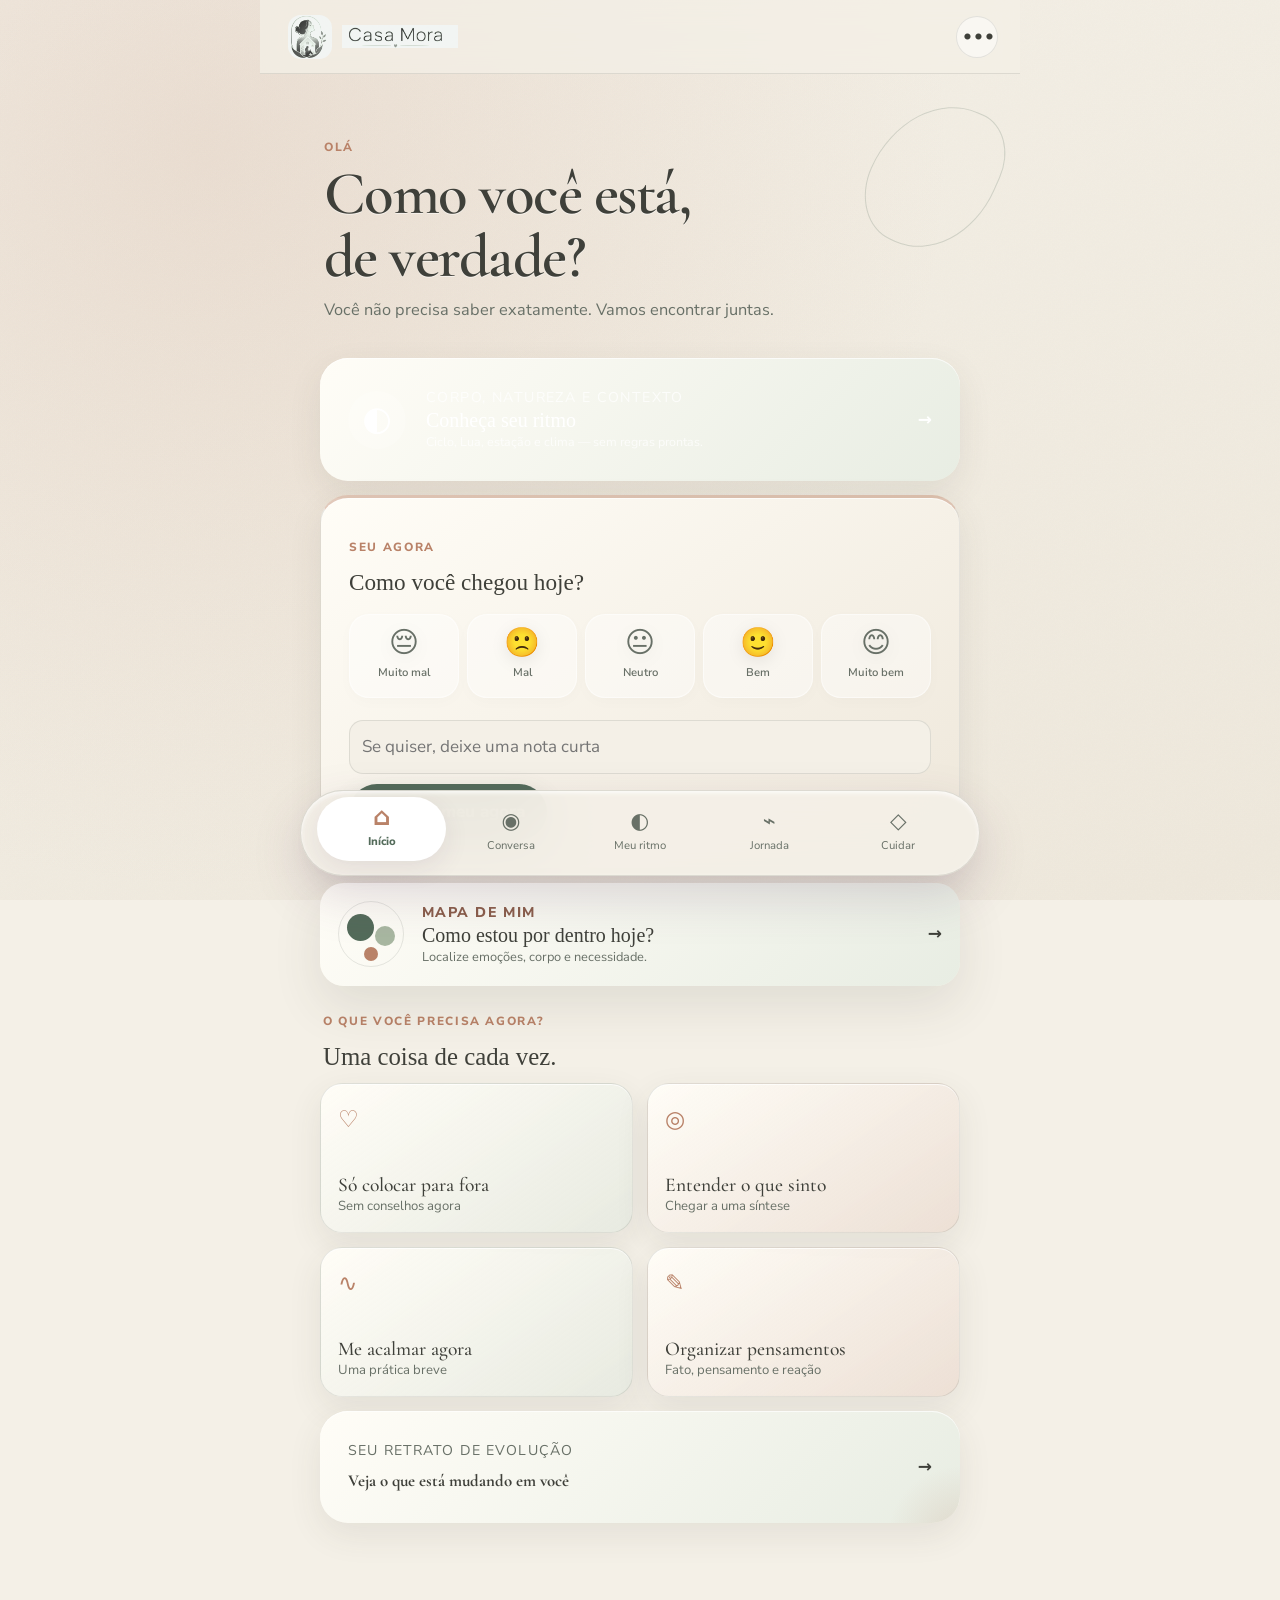
<file: app/index.html>
<!doctype html><html lang="pt-BR"><head><meta charset="utf-8"><meta name="viewport" content="width=device-width,initial-scale=1,viewport-fit=cover"><meta name="theme-color" content="#536B5A"><meta name="description" content="Casa Mora — um lugar para você morar em si mesma."><link rel="manifest" href="manifest.webmanifest"><link rel="icon" href="assets/casa-mora-simbolo.png"><link rel="stylesheet" href="styles.css?v=16"><title>Casa Mora — sua jornada</title></head>
<body><header class="topbar"><button class="brand" data-go="home" aria-label="Ir para o início"><img src="assets/casa-mora-simbolo.png" alt="Símbolo Casa Mora"><img class="brand-name" src="assets/casa-mora-nome.png" alt="Casa Mora"></button><button id="privacyButton" class="icon-button" aria-label="Privacidade e seus dados">•••</button></header><main>
<section id="home" class="view active"><div class="hero"><p class="eyebrow" id="greeting">Olá</p><h1 id="homeTitle">Como você está, de verdade?</h1><p id="personalWelcome">Você não precisa saber exatamente. Vamos encontrar juntas.</p></div><div id="focusBanner" class="focus-banner" hidden></div><button class="context-home-card card" data-go="rhythm"><span id="homeMoon" class="context-moon">◐</span><span><small>Corpo, natureza e contexto</small><strong id="homeCycle">Conheça seu ritmo</strong><em id="homeWeather">Ciclo, Lua, estação e clima — sem regras prontas.</em></span><b>→</b></button><div class="card pulse-card"><p class="eyebrow">Seu agora</p><h2>Como você chegou hoje?</h2><div id="moodPicker" class="mood-picker"><button data-mood="1"><span>😔</span>Muito mal</button><button data-mood="2"><span>🙁</span>Mal</button><button data-mood="3"><span>😐</span>Neutro</button><button data-mood="4"><span>🙂</span>Bem</button><button data-mood="5"><span>😊</span>Muito bem</button></div><input id="moodNote" maxlength="300" placeholder="Se quiser, deixe uma nota curta"><button id="saveMood" class="primary" disabled>Guardar meu agora</button></div><button class="map-home-card" data-go="map"><span class="map-mini-orbit"><i></i><i></i><i></i></span><span><small>Mapa de Mim</small><strong>Como estou por dentro hoje?</strong><em>Localize emoções, corpo e necessidade.</em></span><b>→</b></button><div class="need-heading"><p class="eyebrow">O que você precisa agora?</p><h2>Uma coisa de cada vez.</h2></div><div class="need-grid"><button data-start-path="vent"><span>♡</span><strong>Só colocar para fora</strong><small>Sem conselhos agora</small></button><button data-start-path="understand"><span>◎</span><strong>Entender o que sinto</strong><small>Chegar a uma síntese</small></button><button data-go="practices"><span>∿</span><strong>Me acalmar agora</strong><small>Uma prática breve</small></button><button data-go="organize"><span>✎</span><strong>Organizar pensamentos</strong><small>Fato, pensamento e reação</small></button></div><button class="week-preview card" data-go="reports"><span><small>Seu retrato de evolução</small><strong id="homeInsight">Veja o que está mudando em você</strong></span><b>→</b></button></section>
<section id="chat" class="view chat-view"><div class="hero compact"><p class="eyebrow">Conversa</p><h1>Este espaço é seu.</h1><p>Escolha como quer ser acompanhada. Você pode mudar quando quiser.</p></div><div id="conversationModes" class="conversation-modes"><button data-mode="vent">Só desabafar</button><button data-mode="understand">Entender</button><button data-mode="action">Próximo passo</button></div><p id="modeStatus" class="mode-status">Modo equilibrado: acolher, sintetizar e ajudar.</p><button id="startLiveButton" class="live-launch"><span class="live-orb" aria-hidden="true"><svg viewBox="0 0 24 24"><path d="M12 14a3 3 0 0 0 3-3V5a3 3 0 0 0-6 0v6a3 3 0 0 0 3 3Z"/><path d="M19 11a7 7 0 0 1-14 0M12 18v3M8 21h8"/></svg></span><span><strong>Conversar ao vivo</strong><small>Mãos livres, voz em tempo real</small></span></button><div id="chatMessages" class="chat-messages" aria-live="polite"></div><form id="chatForm" class="chat-composer"><textarea id="chatInput" rows="1" maxlength="1600" placeholder="Conte o que aconteceu…" aria-label="Sua mensagem"></textarea><button id="voiceButton" class="voice-button" type="button" aria-label="Ditar mensagem"><svg viewBox="0 0 24 24"><path d="M12 14a3 3 0 0 0 3-3V5a3 3 0 0 0-6 0v6a3 3 0 0 0 3 3Z"/><path d="M19 11a7 7 0 0 1-14 0M12 18v3M8 21h8"/></svg></button><button id="sendButton" class="send-button">↑</button></form><p id="voiceStatus" class="voice-status" hidden>Estou ouvindo…</p></section>
<section id="map" class="view"><div class="hero compact"><p class="eyebrow">Mapa de Mim</p><h1>Como você está por dentro hoje?</h1><p>Escolha até três emoções e mostre quanto espaço cada uma está ocupando.</p></div><div class="map-stage card"><div id="innerMap" class="inner-map"><span>Eu,<br>hoje</span></div><div id="emotionOrbit" class="emotion-orbit"></div></div><div id="mapEditor" class="card map-editor"><p id="mapInstruction">Toque em uma emoção para colocá-la no seu mapa.</p><div id="mapDetails" hidden><label for="mapIntensity">Quanto espaço ela ocupa? <strong id="mapIntensityValue">5</strong>/10</label><input id="mapIntensity" type="range" min="1" max="10" value="5"><p class="eyebrow">Chegue um pouco mais perto</p><div id="mapNuances" class="map-choices"></div></div><button id="mapContinue" class="primary" disabled>Continuar meu mapa</button></div><div id="mapDeepDive" class="card map-deep" hidden><div class="map-deep-step" data-map-step="body"><p class="eyebrow">Seu corpo também fala</p><h2>Onde você percebe isso?</h2><div id="bodyChoices" class="map-choices"></div></div><div class="map-deep-step" data-map-step="behind" hidden><p class="eyebrow">O que pode estar por trás?</p><h2>O que mais se aproxima?</h2><div id="behindChoices" class="map-choices"></div></div><div class="map-deep-step" data-map-step="need" hidden><p class="eyebrow">Agora, cuidado</p><h2>Do que você precisa?</h2><div id="needChoices" class="map-choices"></div></div><button id="saveMap" class="primary" disabled>Guardar meu Mapa de Mim</button></div><div id="mapResult" class="card map-result" hidden></div></section>
<section id="organize" class="view"><div class="hero compact"><p class="eyebrow">Registro guiado</p><h1>Vamos organizar esse momento.</h1><p>Sem julgamentos, uma parte de cada vez.</p></div><form id="entryForm" class="card form-card"><label>O que aconteceu?</label><p class="hint">Descreva somente o que alguém poderia observar.</p><textarea id="situation" required maxlength="800"></textarea><label>Que pensamento apareceu?</label><textarea id="thought" required maxlength="500"></textarea><fieldset><legend>O que você sentiu?</legend><div class="emotion-grid" id="emotionGrid"><button type="button" data-emotion="Ansiedade">Ansiedade</button><button type="button" data-emotion="Tristeza">Tristeza</button><button type="button" data-emotion="Raiva">Raiva</button><button type="button" data-emotion="Culpa">Culpa</button><button type="button" data-emotion="Insegurança">Insegurança</button><button type="button" data-emotion="Outra">Outra</button></div><input id="emotion" type="hidden"></fieldset><label>Intensidade: <strong id="intensityValue">5</strong>/10</label><input id="intensity" type="range" min="1" max="10" value="5"><label>O que você fez ou teve vontade de fazer?</label><textarea id="reaction" required maxlength="500"></textarea><button class="primary">Organizar meu registro</button></form></section>
<section id="review" class="view"><button class="back" data-go="organize">← Voltar</button><div class="hero compact"><p class="eyebrow">Antes de guardar</p><h1>Este resumo representa o que você viveu?</h1></div><div id="reviewCard" class="card summary-card"></div><div id="aiReflection" class="card ai-card" hidden></div><div class="actions"><button id="editEntry" class="secondary">Quero corrigir</button><button id="confirmEntry" class="primary">Sim, guardar</button></div></section>
<section id="rhythm" class="view"><div class="hero compact"><p class="eyebrow">Meu ritmo</p><h1>Corpo, natureza e contexto.</h1><p>Contextos para observar, nunca regras sobre como você deveria se sentir.</p></div><div id="natureContext" class="nature-grid"></div><article id="cycleCard" class="card cycle-card"></article><article class="card observation-card"><p class="eyebrow">Uma observação de hoje</p><h2>Como seu corpo pede para ser ouvido?</h2><form id="bodyObservationForm"><label>Energia hoje</label><div class="word-scale" data-scale="energy"><button type="button" data-value="1">Muito baixa</button><button type="button" data-value="2">Baixa</button><button type="button" data-value="3">Estável</button><button type="button" data-value="4">Disponível</button><button type="button" data-value="5">Alta</button></div><label>O que apareceu no corpo?</label><div id="symptomChoices" class="map-choices"><button type="button" data-symptom="Cólica">Cólica</button><button type="button" data-symptom="Dor de cabeça">Dor de cabeça</button><button type="button" data-symptom="Inchaço">Inchaço</button><button type="button" data-symptom="Sensibilidade">Sensibilidade</button><button type="button" data-symptom="Cansaço">Cansaço</button><button type="button" data-symptom="Nenhum">Nenhum</button></div><textarea id="bodyObservationNote" maxlength="300" placeholder="Se quiser, conte algo sobre sono, rotina ou seu corpo"></textarea><button class="primary">Guardar observação</button></form></article><article class="card insight-card"><p class="eyebrow">Padrões seus, não regras</p><h2>O que estamos aprendendo</h2><div id="cycleInsights"></div></article><article class="card life-pie-card"><p class="eyebrow">Torta da Vida</p><h2>Onde sua atenção tem morado?</h2><p>Os círculos mostram assuntos presentes em seus relatos. Não são notas nem avaliação de desempenho.</p><div id="lifePie" class="life-pie"></div><p id="lifePieNote" class="report-note"></p></article></section>

<section id="journey" class="view"><div class="hero compact"><p class="eyebrow">Sua memória</p><h1>Minha jornada</h1><p>Mapas, conversas e registros reunidos em uma linha do tempo.</p></div><button class="journey-report-link card" data-go="reports"><span><small>Seu retrato</small><strong>Ver relatório de evolução</strong></span><b>→</b></button><div id="emptyJourney" class="card empty-state"><span>◌</span><h2>Sua jornada começa aqui</h2><button class="primary" data-go="map">Criar meu primeiro mapa</button></div><div id="entryList" class="entry-list"></div></section>
<section id="reports" class="view"><div class="hero compact"><p class="eyebrow">Seu retrato</p><h1>Relatório de evolução</h1><p>Uma visão concreta do que você vem sentindo, praticando e transformando.</p></div><div id="reportContent"></div></section>
<section id="week" class="view"><button class="back" data-go="reports">← Relatório</button><div class="hero compact"><p class="eyebrow">Hipóteses, não rótulos</p><h1>Conexões da semana</h1><p>Padrões possíveis a partir da sua própria jornada.</p></div><div id="weekContent"></div></section>
<section id="practices" class="view"><div class="hero compact"><p class="eyebrow">Práticas</p><h1>Algo pequeno para agora.</h1><p>Ferramentas rápidas para criar espaço antes de reagir.</p></div><div class="practice-grid"><article class="card practice"><span>01</span><h2>Respiração 4–6</h2><p>Inspire por 4 segundos e expire por 6.</p><button class="secondary" data-practice="breathing">Começar 1 minuto</button></article><article class="card practice"><span>02</span><h2>5–4–3–2–1</h2><p>Volte ao presente usando os cinco sentidos.</p><button class="secondary" data-practice="grounding">Guiar agora</button></article><article class="card practice"><span>03</span><h2>Duas alternativas</h2><p>Questione uma interpretação automática.</p><button class="secondary" data-go="organize">Usar em um registro</button></article></div></section></main>
<nav class="bottom-nav five"><button class="active" data-go="home"><span>⌂</span>Início</button><button data-go="chat"><span>◉</span>Conversa</button><button data-go="rhythm"><span>◐</span>Meu ritmo</button><button data-go="journey"><span>⌁</span>Jornada</button><button data-go="practices"><span>◇</span>Cuidar</button></nav>
<dialog id="liveDialog"><div class="live-stage"><button id="closeLive" class="dialog-close">×</button><p class="eyebrow">Conversa ao vivo</p><div id="liveOrb" class="giant-orb"><span></span></div><h2 id="liveStatus">Pronta para começar</h2><p id="liveTranscript">A conversa será transcrita e salva na sua jornada.</p><button id="liveControl" class="primary">Iniciar conversa</button><small>Áudio ao vivo pode durar até 15 minutos. Use fones para evitar eco.</small></div></dialog>
<dialog id="practiceDialog"><div class="dialog-content"><button class="dialog-close">×</button><p class="eyebrow" id="practiceEyebrow">Prática</p><div id="practiceVisual" class="practice-visual"></div><h2 id="practiceTitle"></h2><p id="practiceText"></p><button id="practiceControl" class="primary">Começar</button></div></dialog>
<dialog id="afterCheckinDialog"><div class="dialog-content align-left"><button class="dialog-close">×</button><p class="eyebrow">Seu agora foi guardado</p><h2 id="afterCheckinTitle">O que ajudaria neste momento?</h2><p>Você não precisa responder mais perguntas. Escolha apenas um caminho — ou feche e siga seu dia.</p><div class="after-checkin-actions"><button data-start-path="vent">♡ Quero colocar para fora</button><button data-go="map">◎ Quero entender o que sinto</button><button data-go="practices">∿ Preciso me acalmar</button><button data-go="organize">✎ Quero organizar os pensamentos</button></div></div></dialog>
<dialog id="cycleDialog"><form id="cycleForm" class="dialog-content align-left"><button type="button" class="dialog-close">×</button><p class="eyebrow">Seu ciclo, do seu jeito</p><h2>Conte o que faz sentido para você</h2><p>Esses dados ficam neste aparelho nesta versão. A estimativa não serve para contracepção nem diagnóstico.</p><label>Primeiro dia da última menstruação</label><input id="lastPeriod" type="date"><label>Duração média do ciclo</label><input id="cycleLength" type="number" min="21" max="45" value="28"><label>Duração média do sangramento</label><input id="bleedLength" type="number" min="1" max="10" value="5"><label class="consent"><input id="irregularCycle" type="checkbox"> Meu ciclo costuma ser irregular</label><button class="primary">Guardar com cuidado</button><button id="disableCycle" type="button" class="text-button">Prefiro não acompanhar meu ciclo</button></form></dialog>

<dialog id="welcomeDialog"><div class="dialog-content"><img class="welcome-logo" src="assets/casa-mora-logo-completa.png" alt="Casa Mora"><p class="eyebrow">Bem-vinda à Casa Mora</p><h2>Um lugar para você morar em si mesma.</h2><p>Autoconhecimento com memória, corpo, contexto e reflexões. Não fazemos diagnósticos nem substituímos cuidados profissionais.</p><label class="consent"><input id="consentCheck" type="checkbox"> Entendi os limites e quero começar.</label><button id="startButton" class="primary" disabled>Conhecer meu momento</button></div></dialog>
<dialog id="onboardingDialog"><form id="onboardingForm" class="dialog-content align-left onboarding"><img src="assets/casa-mora-simbolo.png" alt="Casa Mora"><div class="onboarding-progress"><span id="onboardingProgress"></span></div><p class="eyebrow" id="onboardingStepLabel">Seu momento</p><h2 id="onboardingQuestion"></h2><p id="onboardingHelp"></p><div id="onboardingOptions" class="onboarding-options"></div><div class="onboarding-actions"><button id="onboardingBack" type="button" class="text-button">Voltar</button><button id="onboardingNext" type="button" class="primary" disabled>Continuar</button></div></form></dialog>
<dialog id="privacyDialog"><div class="dialog-content align-left"><button class="dialog-close">×</button><p class="eyebrow">Seus dados</p><h2>Você está no controle</h2><div class="privacy-purpose"><strong>Conta e memória</strong><p>Conversas, transcrições, registros e check-ins são sincronizados para você acessar sua jornada.</p><strong>Corpo e contexto</strong><p>Ciclo, observações corporais e localização aproximada ficam neste aparelho nesta versão. Localização só é solicitada quando você escolhe compartilhar.</p><strong>Segurança</strong><p>A análise de risco serve para mudar o fluxo da conversa. A Casa Mora não aciona contatos, polícia ou instituições automaticamente.</p></div><button id="redoOnboarding" class="secondary">Rever minhas escolhas</button><button id="exportData" class="secondary">Exportar meus dados</button><button id="deleteAll" class="danger">Apagar todos os dados</button><button id="logoutButton" class="secondary" hidden>Sair da conta</button></div></dialog>
<dialog id="authDialog"><form id="authForm" class="dialog-content align-left"><img src="assets/casa-mora-simbolo.png" alt="Casa Mora"><p class="eyebrow">Sua jornada, em todos os dispositivos</p><h2 id="authTitle">Entrar na Casa Mora</h2><label>E-mail</label><input id="authEmail" type="email" autocomplete="email" required><label>Senha</label><input id="authPassword" type="password" minlength="8" required><p id="authError" class="auth-error"></p><button id="authSubmit" class="primary">Entrar</button><button id="authSwitch" class="text-button" type="button">Ainda não tenho conta</button></form></dialog>
<dialog id="safetyDialog" class="safety-dialog"><div class="dialog-content align-left"><button class="dialog-close" aria-label="Fechar">×</button><p id="safetyEyebrow" class="eyebrow alert">Segurança</p><h2 id="safetyTitle">Sua segurança vem primeiro</h2><p id="safetyText"></p><div class="safety-channels"><a href="tel:190">Emergência: 190</a><a href="tel:180">Orientação à mulher: 180</a><a href="tel:188">Apoio emocional: 188</a></div><p class="safety-discretion">Use estes canais somente se for seguro neste aparelho. Nenhum contato é acionado automaticamente.</p><button class="secondary dialog-close">Voltar quando eu quiser</button></div></dialog><div id="toast" role="status" aria-live="polite"></div><script type="module" src="app.js?v=16"></script></body></html>
</file>
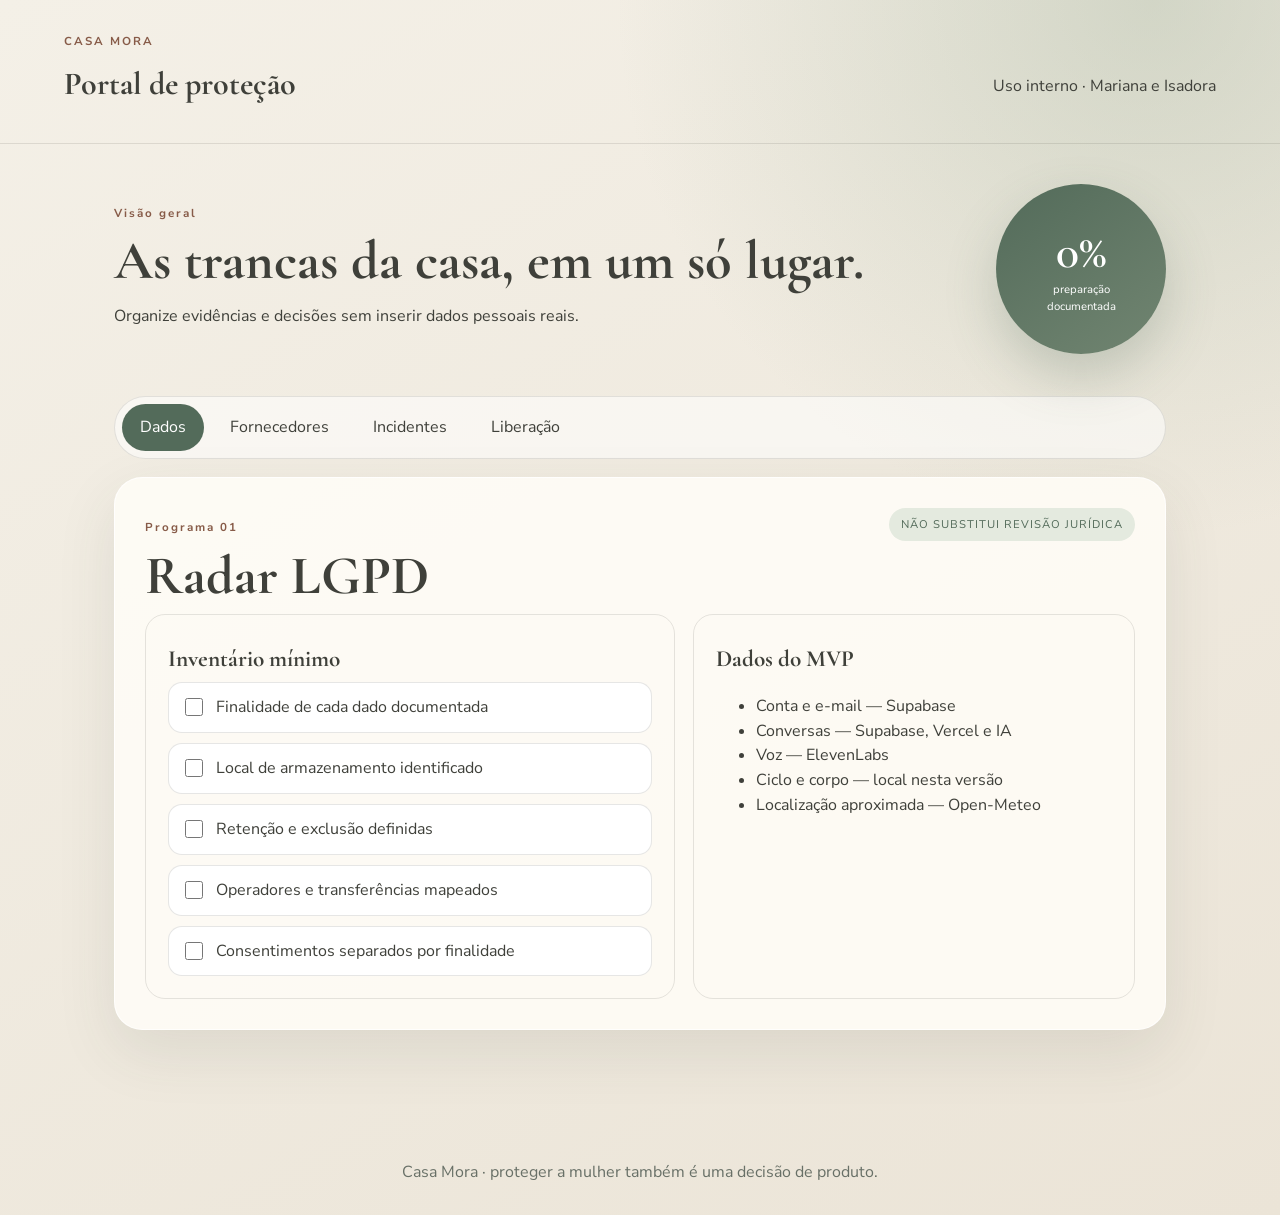
<file: programas/governanca/index.html>
<!doctype html>
<html lang="pt-BR"><head><meta charset="utf-8"><meta name="viewport" content="width=device-width,initial-scale=1"><meta name="theme-color" content="#536B5A"><title>Casa Mora — Governança</title><link rel="stylesheet" href="styles.css"></head>
<body><header><div><span>CASA MORA</span><h1>Portal de proteção</h1></div><p>Uso interno · Mariana e Isadora</p></header><main>
<section class="intro"><div><p class="eyebrow">Visão geral</p><h2>As trancas da casa, em um só lugar.</h2><p>Organize evidências e decisões sem inserir dados pessoais reais.</p></div><div class="score"><strong id="globalScore">0%</strong><span>preparação documentada</span></div></section>
<nav aria-label="Programas"><button class="active" data-tab="data">Dados</button><button data-tab="vendors">Fornecedores</button><button data-tab="incident">Incidentes</button><button data-tab="release">Liberação</button></nav>
<section id="data" class="panel active"><div class="heading"><div><p class="eyebrow">Programa 01</p><h2>Radar LGPD</h2></div><span class="badge">não substitui revisão jurídica</span></div><div class="grid"><article><h3>Inventário mínimo</h3><div class="checklist" data-program="data"><label><input type="checkbox"> Finalidade de cada dado documentada</label><label><input type="checkbox"> Local de armazenamento identificado</label><label><input type="checkbox"> Retenção e exclusão definidas</label><label><input type="checkbox"> Operadores e transferências mapeados</label><label><input type="checkbox"> Consentimentos separados por finalidade</label></div></article><article><h3>Dados do MVP</h3><ul><li>Conta e e-mail — Supabase</li><li>Conversas — Supabase, Vercel e IA</li><li>Voz — ElevenLabs</li><li>Ciclo e corpo — local nesta versão</li><li>Localização aproximada — Open-Meteo</li></ul></article></div></section>
<section id="vendors" class="panel"><div class="heading"><div><p class="eyebrow">Programa 02</p><h2>Auditoria de fornecedores</h2></div><button id="addVendor">+ fornecedor</button></div><div class="table-wrap"><table><thead><tr><th>Fornecedor</th><th>Função</th><th>Dados</th><th>Status</th></tr></thead><tbody id="vendorRows"></tbody></table></div><p class="note">Status é uma triagem interna, não certificação de segurança.</p></section>
<section id="incident" class="panel"><div class="heading"><div><p class="eyebrow">Programa 03</p><h2>Resposta a incidentes</h2></div><span class="badge danger">acionar responsáveis</span></div><div class="timeline checklist" data-program="incident"><label><input type="checkbox"><b>1 · Detectar</b><span>Registrar hora, sistema e sinal observado.</span></label><label><input type="checkbox"><b>2 · Conter</b><span>Reduzir exposição sem destruir evidências.</span></label><label><input type="checkbox"><b>3 · Avaliar</b><span>Identificar dados, pessoas e fornecedores afetados.</span></label><label><input type="checkbox"><b>4 · Comunicar</b><span>Acionar jurídico/DPO e avaliar obrigações aplicáveis.</span></label><label><input type="checkbox"><b>5 · Corrigir</b><span>Fechar a causa e testar a correção.</span></label><label><input type="checkbox"><b>6 · Aprender</b><span>Atualizar controles, responsáveis e treinamento.</span></label></div></section>
<section id="release" class="panel"><div class="heading"><div><p class="eyebrow">Programa 04</p><h2>Gate de lançamento</h2></div><strong id="releaseState" class="release-state">NÃO LIBERAR</strong></div><div class="checklist release" data-program="release"><label><input type="checkbox"> Segredos fora do código e do navegador</label><label><input type="checkbox"> Isolamento entre usuárias testado</label><label><input type="checkbox"> Exportação e exclusão testadas</label><label><input type="checkbox"> Protocolos da Júlia revisados</label><label><input type="checkbox"> Plano de incidente com responsáveis</label><label><input type="checkbox"> Privacidade e termos revisados</label><label><input type="checkbox"> Backup e restauração comprovados</label><label><input type="checkbox"> Achados críticos corrigidos e retestados</label></div></section>
</main><footer>Casa Mora · proteger a mulher também é uma decisão de produto.</footer><dialog id="vendorDialog"><form method="dialog"><button class="close" value="cancel">×</button><p class="eyebrow">Cadastro local</p><h2>Novo fornecedor</h2><label>Nome<input id="vendorName" required maxlength="60"></label><label>Função<input id="vendorRole" required maxlength="80"></label><label>Dados envolvidos<input id="vendorData" maxlength="100"></label><div><button value="cancel" class="secondary">Cancelar</button><button id="saveVendor" value="default">Guardar</button></div></form></dialog><script src="app.js"></script></body></html>
</file>
<file: app/styles.css>
@import url('https://fonts.googleapis.com/css2?family=Cormorant+Garamond:wght@500;600&family=Nunito+Sans:wght@400;600;700&display=swap');
:root {
  --ink: #3F403A;
  --ink-soft: #687067;
  --paper: #F4F0E7;
  --surface: rgba(255,255,255,.75);
  --plum: #536B5A;
  --rose: #B98268;
  --lavender: #A8B7A1;
  --lavender-soft: #E3E8DE;
  --blush: #E7D4C8;
  --sand: #D8CDB9;
  --sage: #A8B7A1;
  --line: rgba(63,64,58,.12);
  --danger: #9A4D45;
  --shadow: 0 20px 50px rgba(63,64,58,.11);
  --shadow-glowing: 0 12px 38px rgba(83,107,90,.22);
}
* { box-sizing: border-box; }
body { margin: 0; color: var(--ink); background: radial-gradient(circle at 100% 0%, rgba(168,183,161,.28) 0, transparent 44%), radial-gradient(circle at 0% 55%, rgba(216,205,185,.42) 0, transparent 42%), radial-gradient(circle at 50% 100%, rgba(185,130,104,.12) 0, transparent 45%), var(--paper); background-size: 200% 200%; animation: bgPulse 20s ease-in-out infinite alternate; font: 16px/1.65 "Nunito Sans", ui-sans-serif, system-ui, sans-serif; letter-spacing: 0; min-height: 100vh; }
@keyframes bgPulse { 0% { background-position: 0% 0%; } 100% { background-position: 100% 100%; } }
button, textarea, input { font: inherit; }
button { color: inherit; cursor: pointer; }
.topbar { height: 74px; display: flex; align-items: center; justify-content: space-between; max-width: 760px; margin: auto; padding: 12px 22px; }
.brand { display: flex; align-items: center; gap: 10px; border: 0; background: none; font-size: 19px; letter-spacing: .18em; }
.brand img { width: 44px; height: 44px; object-fit: cover; border-radius: 13px; }
.brand img.brand-name { width: 116px; height: 30px; object-fit: contain; border-radius: 0; }
.icon-button { border: 1px solid var(--line); background: rgba(255,255,255,.5); border-radius: 50%; width: 42px; height: 42px; letter-spacing: 2px; }
main { max-width: 680px; margin: 0 auto; padding: 18px 20px 120px; }
.view { display: none; animation: appear .28s ease; }
.view.active { display: block; }
@keyframes appear { from { opacity: 0; transform: translateY(5px); } }
.hero { padding: 34px 4px 28px; }
.hero.compact { padding-top: 18px; }
.hero h1 { margin: 4px 0 8px; max-width: 610px; font: 600 clamp(2.2rem, 8vw, 3.8rem)/1.05 "Cormorant Garamond", Georgia, serif; letter-spacing: -.025em; }
.hero.compact h1 { font-size: clamp(2rem, 7vw, 3rem); }
.hero p { color: var(--ink-soft); margin: 0; }
.eyebrow { color: var(--rose) !important; font-size: .74rem; font-weight: 800; text-transform: uppercase; letter-spacing: .14em; }
.card { background: var(--surface); border: 1px solid rgba(255,255,255,0.9); box-shadow: var(--shadow); border-radius: 28px; padding: 28px; backdrop-filter: blur(24px); -webkit-backdrop-filter: blur(24px); transition: transform 0.3s cubic-bezier(0.2, 0.8, 0.2, 1), box-shadow 0.3s ease, border-color 0.3s ease; }
.card:hover { transform: translateY(-4px); box-shadow: 0 30px 70px rgba(90, 54, 95, 0.16); border-color: #fff; }
.card:active { transform: scale(0.98); }
.form-card { display: grid; gap: 13px; }
label, legend { font-weight: 700; }
.hint { margin: -10px 0 0; color: var(--ink-soft); font-size: .84rem; }
textarea { width: 100%; min-height: 100px; resize: vertical; border: 1px solid var(--line); border-radius: 20px; padding: 16px; color: var(--ink); background: rgba(255,255,255,.6); outline: none; transition: all 0.3s ease; box-shadow: inset 0 2px 4px rgba(0,0,0,0.02); }
textarea:focus { background: white; border-color: var(--lavender); box-shadow: 0 0 0 4px rgba(201, 123, 147, 0.15), 0 8px 24px rgba(90, 54, 95, 0.05); transform: translateY(-1px); }
input[type="email"], input[type="password"] { width: 100%; border: 1px solid var(--line); border-radius: 16px; padding: 14px 16px; background: rgba(255,255,255,.6); margin: 5px 0 14px; transition: all 0.3s ease; outline: none; box-shadow: inset 0 2px 4px rgba(0,0,0,0.02); }
input[type="email"]:focus, input[type="password"]:focus { background: white; border-color: var(--lavender); box-shadow: 0 0 0 4px rgba(201, 123, 147, 0.15); transform: translateY(-1px); }
fieldset { border: 0; padding: 6px 0; margin: 0; }
.emotion-grid { display: grid; grid-template-columns: repeat(3, 1fr); gap: 8px; margin-top: 10px; }
.emotion-grid button { background: var(--paper); border: 1px solid var(--line); border-radius: 999px; padding: 9px 6px; font-size: .86rem; }
.emotion-grid button.selected { color: white; background: var(--ink); }
input[type="range"] { width: 100%; accent-color: var(--lavender); }
.primary, .secondary, .danger { border-radius: 999px; padding: 14px 22px; font-weight: 800; border: 0; transition: transform 0.2s cubic-bezier(0.25, 0.8, 0.25, 1), box-shadow 0.2s ease, filter 0.2s ease; }
.primary { color: white; background: linear-gradient(135deg, var(--ink), var(--plum)); box-shadow: var(--shadow-glowing); }
.primary:hover { transform: translateY(-2px); box-shadow: 0 16px 36px rgba(90, 54, 95, 0.35); filter: brightness(1.1); }
.primary:active { transform: scale(0.96) !important; }
.secondary { color: var(--ink); background: var(--lavender-soft); box-shadow: 0 4px 15px rgba(0,0,0,0.03); }
.secondary:hover { transform: translateY(-1px); background: #fbebf0; }
.secondary:active { transform: scale(0.96) !important; }
.danger { color: var(--danger); background: #f9e8e8; }
.form-card .primary { margin-top: 8px; }
.safety-note { text-align: center; color: var(--ink-soft); font-size: .75rem; padding: 14px; }
.chat-view .hero { padding-bottom: 17px; }
.chat-messages { display: flex; flex-direction: column; gap: 13px; min-height: 320px; padding-bottom: 18px; }
.message { max-width: 86%; padding: 13px 16px; border-radius: 19px; white-space: pre-wrap; box-shadow: 0 8px 22px rgba(59,35,74,.07); }
.message.user { align-self: flex-end; background: var(--ink); color: white; border-bottom-right-radius: 5px; }
.message.assistant { align-self: flex-start; background: var(--surface); border: 1px solid rgba(255,255,255,.8); border-bottom-left-radius: 5px; }
.message.crisis { border: 1px solid #deb0b6; background: #fff2f2; }
.message-time { display: block; opacity: .62; font-size: .68rem; margin-top: 5px; }
.typing { display: inline-flex; gap: 5px; align-items: center; }
.typing i { width: 6px; height: 6px; border-radius: 50%; background: var(--lavender); animation: pulse 1s infinite alternate; }
.typing i:nth-child(2) { animation-delay: .2s; }.typing i:nth-child(3) { animation-delay: .4s; }
@keyframes pulse { to { opacity: .2; transform: translateY(-3px); } }
.chat-composer { position: sticky; bottom: 88px; display: grid; grid-template-columns: 1fr 44px 44px; gap: 8px; align-items: end; background: rgba(255,255,255,.9); padding: 9px; border-radius: 22px; box-shadow: var(--shadow); backdrop-filter: blur(16px); }
.chat-composer textarea { min-height: 44px; max-height: 130px; resize: none; padding: 11px 13px; }
.voice-button, .send-button { width: 44px; height: 44px; border-radius: 50%; border: 0; font-weight: 900; }
.voice-button { background: var(--lavender-soft); }.voice-button.listening { color: white; background: var(--danger); animation: pulseMic 1.1s infinite; }
.send-button { background: var(--ink); color: white; font-size: 1.2rem; }
@keyframes pulseMic { 50% { box-shadow: 0 0 0 7px rgba(162,63,79,.13); } }
.voice-status { text-align: center; color: var(--danger); font-size: .78rem; }
.auth-error { color: var(--danger); min-height: 1.5em; font-size: .85rem; }
.text-button { width: 100%; background: none; border: 0; padding: 12px; text-decoration: underline; }
.back { background: none; border: 0; padding: 8px 0; font-weight: 700; }
.summary-card dl { margin: 0; display: grid; gap: 17px; }
.summary-card dt { color: var(--ink-soft); font-size: .72rem; font-weight: 800; text-transform: uppercase; letter-spacing: .1em; }
.summary-card dd { margin: 3px 0 0; font-family: Georgia, serif; font-size: 1.12rem; }
.ai-card { margin-top: 14px; background: linear-gradient(145deg, rgba(248,229,234,.96), rgba(255,253,251,.92)); }
.ai-card h2 { font: 500 1.35rem/1.3 Georgia, serif; margin: 5px 0 10px; }
.ai-card p { margin: 8px 0; }
.ai-card .alternative { color: var(--ink-soft); border-left: 3px solid var(--sage); padding-left: 12px; }
.ai-card.loading { min-height: 110px; display: grid; place-content: center; color: var(--ink-soft); }
.actions { display: grid; grid-template-columns: 1fr 1fr; gap: 10px; margin-top: 14px; }
.empty-state { text-align: center; padding: 44px 25px; }
.empty-state > span { font-size: 3rem; color: var(--lavender); }
.empty-state h2 { font-family: Georgia, serif; font-weight: 500; }
.entry-list { display: grid; gap: 12px; }
.entry-item .meta { display: flex; justify-content: space-between; color: var(--ink-soft); font-size: .8rem; }
.entry-item h2 { font: 500 1.25rem/1.3 Georgia, serif; }
.entry-item .tag { display: inline-block; background: var(--lavender-soft); border-radius: 999px; padding: 4px 10px; font-size: .78rem; }
.entry-item .delete-entry { float: right; border: 0; background: none; color: var(--danger); font-size: .8rem; }
.pattern { position: relative; overflow: hidden; }
.pattern::before { content: ""; position: absolute; width: 160px; height: 160px; border-radius: 50%; background: var(--lavender-soft); right: -70px; top: -80px; }
.pattern h2 { font: 500 1.65rem/1.25 Georgia, serif; max-width: 82%; }
.evidence { border-left: 3px solid var(--sage); padding-left: 14px; margin: 18px 0; color: var(--ink-soft); }
.experiment { background: var(--sand); border-radius: 17px; padding: 17px; margin: 18px 0; }
.experiment strong { display: block; margin-bottom: 6px; }
.feedback { display: flex; flex-wrap: wrap; gap: 7px; }
.feedback button { border: 1px solid var(--line); background: white; border-radius: 999px; padding: 8px 11px; }
.bottom-nav { position: fixed; z-index: 10; left: 50%; bottom: max(24px, env(safe-area-inset-bottom)); transform: translateX(-50%); width: min(92%, 460px); display: flex; justify-content: space-between; padding: 10px 16px; background: rgba(255,255,255,.85); border: 1px solid rgba(255,255,255,.9); border-radius: 999px; box-shadow: 0 20px 50px rgba(90, 54, 95, 0.18), inset 0 2px 4px rgba(255,255,255,0.8); backdrop-filter: blur(30px); -webkit-backdrop-filter: blur(30px); }
.bottom-nav.five { width:min(96%,680px); }
.bottom-nav button { flex: 1; border: 0; background: none; padding: 10px 4px; color: var(--ink-soft); font-size: .7rem; border-radius: 999px; transition: all 0.3s cubic-bezier(0.2, 0.8, 0.2, 1); display: flex; flex-direction: column; align-items: center; gap: 4px; }
.bottom-nav button span { display: block; font-size: 1.35rem; line-height: 1; transition: transform 0.3s ease; }
.bottom-nav button.active { color: var(--plum); font-weight: 800; background: white; box-shadow: 0 8px 24px rgba(90, 54, 95, 0.1); transform: translateY(-4px); }
.bottom-nav button.active span { transform: scale(1.15); color: var(--rose); }
dialog { width: min(92%, 480px); border: 0; border-radius: 32px; color: var(--ink); background: rgba(255, 253, 251, 0.95); padding: 0; box-shadow: 0 40px 120px rgba(59,35,74,.4); backdrop-filter: blur(24px); -webkit-backdrop-filter: blur(24px); }
dialog[open] { animation: slideUp 0.4s cubic-bezier(0.16, 1, 0.3, 1); }
dialog::backdrop { background: rgba(45,27,52,.4); backdrop-filter: blur(4px); animation: fadeIn 0.4s ease; }
@keyframes slideUp { from { transform: translateY(40px); opacity: 0; } to { transform: translateY(0); opacity: 1; } }
@keyframes fadeIn { from { opacity: 0; } to { opacity: 1; } }
.dialog-content { text-align: center; padding: 30px; position: relative; }
.dialog-content.align-left { text-align: left; }
.dialog-content img { width: 105px; height: 105px; border-radius: 50%; object-fit: cover; }
.dialog-content h2 { font: 500 2rem/1.12 Georgia, serif; margin: 6px 0 12px; }
.dialog-content .primary, .dialog-content .secondary, .dialog-content .danger { width: 100%; margin-top: 10px; }
.dialog-content small { display: block; color: var(--ink-soft); margin-top: 14px; }
.consent { display: flex; gap: 9px; text-align: left; font-size: .9rem; margin: 18px 0 4px; }
.dialog-close { position: absolute; right: 18px; top: 15px; border: 0; background: none; font-size: 1.7rem; }
.alert { color: var(--danger) !important; }
#toast { position: fixed; z-index: 20; left: 50%; top: 20px; transform: translate(-50%, -90px); background: var(--ink); color: white; padding: 11px 18px; border-radius: 999px; transition: .25s; }
#toast.show { transform: translate(-50%, 0); }
@media (max-width: 520px) { .emotion-grid { grid-template-columns: repeat(2, 1fr); } .actions { grid-template-columns: 1fr; } .card { padding: 19px; } }
.pulse-card h2,.goal-card h2 { font:500 1.45rem Georgia,serif; margin:0 0 12px; }
.mood-picker { display:flex; justify-content: space-between; gap: 8px; margin: 18px 0; }
.mood-picker button { flex: 1; display: flex; flex-direction: column; align-items: center; gap: 6px; border: 1px solid rgba(255,255,255,0.5); background: rgba(255,255,255,0.4); border-radius: 20px; padding: 14px 4px; font-size: .7rem; font-weight: 600; color: var(--ink-soft); transition: all 0.3s cubic-bezier(0.2, 0.8, 0.2, 1); box-shadow: 0 4px 15px rgba(0,0,0,0.02); }
.mood-picker button span { font-size: 1.8rem; line-height: 1; filter: drop-shadow(0 4px 8px rgba(0,0,0,0.08)); transition: transform 0.3s ease; }
.mood-picker button:hover { background: rgba(255,255,255,0.8); transform: translateY(-3px); box-shadow: 0 10px 24px rgba(90, 54, 95, 0.08); }
.mood-picker button:active { transform: scale(0.92); }
.mood-picker button.selected { background: white; border-color: var(--lavender); color: var(--ink); box-shadow: 0 12px 32px rgba(184, 92, 122, 0.2); transform: translateY(-5px); }
.mood-picker button.selected span { transform: scale(1.25); filter: drop-shadow(0 6px 12px rgba(184, 92, 122, 0.2)); }
.pulse-card input,.goal-card input { width:100%; border:1px solid var(--line); border-radius:14px; padding:12px; margin:4px 0 10px; background:var(--paper); }
.dashboard-grid { display:grid; grid-template-columns:1fr 1fr; gap:12px; margin:14px 0; }
.feature-card { text-align:left; min-height:155px; border:0; border-radius:24px; padding:20px; display:flex; flex-direction:column; justify-content:flex-end; box-shadow:var(--shadow); }
.feature-card.conversation { background:linear-gradient(145deg,#3c294f,#76536f); color:white; }.feature-card.organize{background:linear-gradient(145deg,#f7e4e8,#e9b8c4)}
.feature-card span { text-transform:uppercase; letter-spacing:.1em; font-size:.68rem; opacity:.8; }.feature-card strong{font:500 1.3rem Georgia,serif;margin:5px 0}.feature-card small{opacity:.75}
.goal-card { margin-bottom:14px; }.goal-card form{display:grid;grid-template-columns:1fr auto;gap:8px}.goal-card form input{margin:0}.week-preview{width:100%;border:0;display:flex;justify-content:space-between;align-items:center;text-align:left}.week-preview span{display:grid;gap:4px}.week-preview small{color:var(--ink-soft);text-transform:uppercase;letter-spacing:.08em}.week-preview strong{font-family:Georgia,serif;font-size:1.05rem}
.live-launch { width:100%; border:1px solid rgba(255,255,255,.8); background:linear-gradient(135deg,var(--lavender-soft),white); border-radius:22px; padding:15px 18px; display:flex;align-items:center;gap:14px;text-align:left;margin-bottom:18px;box-shadow:var(--shadow) }.live-launch span:nth-child(2){display:grid}.live-launch small{color:var(--ink-soft)}.live-orb{display:grid!important;place-items:center!important;width:46px;height:46px;border-radius:50%;background:var(--lavender);color:white}.live-orb svg,.voice-button svg{width:23px;height:23px;fill:none;stroke:currentColor;stroke-width:1.9;stroke-linecap:round;stroke-linejoin:round}.voice-button{display:grid;place-items:center}.voice-button svg{width:20px;height:20px}
.practice-grid{display:grid;gap:12px}.practice span{font-size:.72rem;letter-spacing:.15em;color:var(--rose)}.practice h2{font:500 1.5rem Georgia,serif;margin:7px 0}.practice p{color:var(--ink-soft)}
#liveDialog{width:min(94%,620px);background:#352441;color:white}.live-stage{text-align:center;padding:45px 30px}.live-stage .eyebrow{color:#f1bdca!important}.giant-orb{width:180px;height:180px;border-radius:50%;margin:30px auto;background:radial-gradient(circle at 45% 40%,#fff,#f3c7cc 18%,#c97b93 55%,#3c294f);box-shadow:0 0 70px rgba(201,123,147,.42);display:grid;place-items:center}.giant-orb span{width:55%;height:55%;border:1px solid rgba(255,255,255,.4);border-radius:50%}.giant-orb.active{animation:breathe 2s ease-in-out infinite}.live-stage h2{font:500 2rem Georgia,serif}.live-stage small{display:block;opacity:.65;margin-top:16px}.live-stage .dialog-close{color:white}.live-stage #liveTranscript{min-height:3em;opacity:.8}
.practice-visual{width:120px;height:120px;border-radius:50%;margin:15px auto;background:var(--lavender-soft)}.practice-visual.active{animation:breathe 10s ease-in-out infinite}@keyframes breathe{50%{transform:scale(1.22);box-shadow:0 0 55px rgba(166,155,207,.5)}}
@media(max-width:520px){.dashboard-grid{grid-template-columns:1fr 1fr}.feature-card{min-height:145px;padding:15px}.bottom-nav.five button{font-size:.6rem}.bottom-nav.five button span{font-size:1.2rem}.mood-picker button{font-size:0}.mood-picker button span{font-size:1.5rem}.giant-orb{width:145px;height:145px}}
@media (prefers-reduced-motion: reduce) { * { animation: none !important; transition: none !important; } }
.focus-banner{margin:-8px 0 16px;padding:16px 19px;border-radius:20px;background:linear-gradient(135deg,#3c294f,#76536f);color:white;display:grid;gap:3px;box-shadow:var(--shadow)}.focus-banner[hidden]{display:none}.focus-banner span{text-transform:uppercase;letter-spacing:.14em;font-size:.66rem;opacity:.72}.focus-banner strong{font:500 1.2rem Georgia,serif}.focus-banner small{opacity:.75}
.bottom-nav.six{grid-template-columns:repeat(6,1fr);width:min(98%,720px)}
.welcome-logo{width:190px!important;height:190px!important;border-radius:0!important;object-fit:contain!important}
.onboarding img{width:70px;height:70px}.onboarding-progress{height:5px;background:#f2e4e8;border-radius:999px;margin:12px 0 22px;overflow:hidden}.onboarding-progress span{display:block;height:100%;background:linear-gradient(90deg,#c97b93,#3c294f);border-radius:inherit;transition:width .25s}.onboarding>p{color:var(--ink-soft)}.onboarding-options{display:grid;gap:9px;margin:18px 0}.onboarding-options button{border:1px solid var(--line);background:#fffaf9;border-radius:16px;padding:14px 16px;text-align:left}.onboarding-options button.selected{border-color:var(--lavender);background:var(--lavender-soft);box-shadow:0 0 0 2px rgba(201,123,147,.12);font-weight:800}.onboarding-actions{display:grid;grid-template-columns:auto 1fr;gap:8px;align-items:center}.onboarding-actions .text-button{width:auto}.onboarding-actions .primary{width:100%;margin:0}
.report-summary{display:grid;grid-template-columns:repeat(4,1fr);gap:9px;margin-bottom:13px}.metric{background:#fff;border:1px solid var(--line);border-radius:20px;padding:16px 10px;text-align:center;box-shadow:0 10px 30px rgba(60,41,79,.06)}.metric span{display:block;font:500 1.8rem Georgia,serif;color:#a64e70}.metric small{display:block;color:var(--ink-soft);font-size:.69rem}.report-card,.intention-card{margin-bottom:13px}.report-card h2,.intention-card h2{font:500 1.5rem Georgia,serif;margin:3px 0 10px}.intention-card{background:linear-gradient(145deg,#fff,#f9e8ed)}.intention-tags{display:flex;flex-wrap:wrap;gap:7px}.intention-tags span{background:#fff;border:1px solid var(--line);border-radius:999px;padding:6px 10px;font-size:.76rem}.report-heading{display:flex;align-items:start;justify-content:space-between;gap:10px}.report-heading strong{color:#a64e70;font-size:.75rem;background:var(--lavender-soft);padding:6px 9px;border-radius:999px}.mood-chart{height:175px;display:flex;align-items:end;gap:10px;border-bottom:1px solid var(--line);padding:14px 5px 0}.mood-column{height:100%;flex:1;display:flex;flex-direction:column;justify-content:end;align-items:center;gap:5px}.mood-column span{display:block;width:min(34px,80%);background:linear-gradient(180deg,#c97b93,#5d3d64);border-radius:9px 9px 3px 3px;min-height:10px}.mood-column small{font-size:.68rem;color:var(--ink-soft)}.chart-empty{align-self:center;width:100%;text-align:center;color:var(--ink-soft)}.report-note{color:var(--ink-soft);font-size:.72rem}.emotion-chart{display:grid;gap:11px;margin-top:18px}.horizontal-bar{display:grid;grid-template-columns:86px 1fr 22px;gap:8px;align-items:center;font-size:.78rem}.horizontal-bar>span{height:10px;background:#f3e7ea;border-radius:999px;overflow:hidden}.horizontal-bar i{height:100%;display:block;background:linear-gradient(90deg,#e8a9b8,#76536f);border-radius:inherit}.horizontal-bar b{text-align:right}.report-card .secondary{width:100%}
@media(max-width:520px){.brand img.brand-name{width:98px}.bottom-nav.six button{font-size:.52rem;padding:6px 2px}.bottom-nav.six button span{font-size:1rem}.report-summary{grid-template-columns:repeat(2,1fr)}.metric{padding:13px 8px}.horizontal-bar{grid-template-columns:76px 1fr 18px}.welcome-logo{width:155px!important;height:155px!important}}
.map-home-card{width:100%;border:0;margin:14px 0;padding:18px;border-radius:24px;background:linear-gradient(135deg,#fff,#f7e5e9);box-shadow:var(--shadow);display:grid;grid-template-columns:70px 1fr auto;align-items:center;gap:14px;text-align:left;transition:transform 0.3s ease, box-shadow 0.3s ease;position:relative;overflow:hidden}.map-home-card:hover{transform:translateY(-3px);box-shadow:0 20px 45px rgba(184, 92, 122, 0.15)}.map-home-card::after{content:'';position:absolute;top:0;left:-100%;width:50%;height:100%;background:linear-gradient(to right, transparent, rgba(255,255,255,0.7), transparent);transform:skewX(-20deg);transition:0.5s}.map-home-card:hover::after{left:150%}.map-home-card>span:nth-child(2){display:grid}.map-home-card small,.journey-report-link small{color:var(--rose);font-weight:800;text-transform:uppercase;letter-spacing:.1em}.map-home-card strong,.journey-report-link strong{font:500 1.25rem Georgia,serif}.map-home-card em{font-style:normal;color:var(--ink-soft);font-size:.8rem}.map-mini-orbit{position:relative;width:66px;height:66px;border-radius:50%;border:1px solid var(--line)}.map-mini-orbit i{position:absolute;border-radius:50%;background:#b85c7a}.map-mini-orbit i:nth-child(1){width:27px;height:27px;left:8px;top:12px}.map-mini-orbit i:nth-child(2){width:20px;height:20px;right:8px;top:24px;background:#745c86}.map-mini-orbit i:nth-child(3){width:14px;height:14px;left:25px;bottom:5px;background:#d6a83d}
.need-heading{margin:26px 3px 12px}.need-heading h2{font:500 1.55rem Georgia,serif;margin:2px 0}.need-grid{display:grid;grid-template-columns:1fr 1fr;gap:10px;margin-bottom:14px}.need-grid button{min-height:130px;border:1px solid rgba(255,255,255,.8);border-radius:22px;background:var(--surface);padding:17px;text-align:left;box-shadow:0 10px 30px rgba(59,35,74,.07);display:flex;flex-direction:column}.need-grid button>span{font-size:1.45rem;color:var(--rose)}.need-grid strong{font:500 1.05rem Georgia,serif;margin-top:auto}.need-grid small{color:var(--ink-soft)}
.conversation-modes{display:grid;grid-template-columns:repeat(3,1fr);gap:7px;margin-bottom:7px}.conversation-modes button{border:1px solid var(--line);background:#fff;border-radius:999px;padding:9px 6px;font-size:.78rem}.conversation-modes button.selected{background:var(--ink);color:white}.mode-status{margin:0 0 15px;color:var(--ink-soft);font-size:.78rem;text-align:center}
.map-stage{min-height:390px;display:grid;grid-template-rows:250px auto;place-items:center;margin-bottom:13px;overflow:hidden}.inner-map{position:relative;width:240px;height:240px;border-radius:50%;background:radial-gradient(circle,#fff 0 25%,#faedf0 65%,#f3dce3);box-shadow:inset 0 0 0 1px var(--line);display:grid;place-items:center}.inner-map>span{text-align:center;font:500 1.15rem Georgia,serif;z-index:2}.inside-emotion{position:absolute;transform:translate(-50%,-50%);border:2px solid rgba(255,255,255,.7);border-radius:50%;background:var(--emotion);color:white;display:grid;place-items:center;box-shadow:0 9px 20px rgba(59,35,74,.18)}.inside-emotion.active{outline:3px solid white;box-shadow:0 0 0 5px var(--emotion)}.emotion-orbit{display:flex;flex-wrap:wrap;justify-content:center;gap:7px}.emotion-orbit button,.map-choices button{border:1px solid var(--line);background:white;border-radius:999px;padding:8px 11px}.emotion-orbit i{display:inline-block;width:9px;height:9px;border-radius:50%;background:var(--emotion);margin-right:5px}.emotion-orbit button.selected,.map-choices button.selected{background:var(--ink);color:white}.map-editor,.map-deep,.map-result{margin-bottom:13px}.map-editor .primary,.map-deep>.primary{width:100%;margin-top:17px}.map-choices{display:flex;flex-wrap:wrap;gap:7px;margin:12px 0}.map-deep h2,.map-result h2{font:500 1.55rem Georgia,serif}.map-result blockquote{border-left:3px solid var(--rose);margin:18px 0;padding-left:14px;color:var(--ink-soft);font-family:Georgia,serif}.journey-report-link{width:100%;border:0;display:flex;justify-content:space-between;align-items:center;text-align:left;margin-bottom:14px}.journey-report-link span{display:grid}
.after-checkin-actions{display:grid;gap:8px;margin-top:18px}.after-checkin-actions button{border:1px solid var(--line);background:#fff9f8;border-radius:16px;padding:13px;text-align:left}.onboarding-options input{width:100%;border:1px solid var(--line);border-radius:16px;padding:14px;background:#fffaf9;color:var(--ink);outline:none}.onboarding-options input:focus{border-color:var(--rose);box-shadow:0 0 0 3px rgba(184,92,122,.12)}
@media(max-width:520px){.map-stage{min-height:360px}.inner-map{width:220px;height:220px}.need-grid{gap:8px}.need-grid button{min-height:122px;padding:14px}.conversation-modes button{font-size:.7rem}.map-home-card{grid-template-columns:58px 1fr auto;padding:15px}.map-mini-orbit{width:56px;height:56px}}

/* Casa Mora v15 — sistema visual natural, acolhedor e sofisticado */
h1,h2,h3,.card strong,.need-grid strong,.practice h2,.report-card h2,.intention-card h2,.map-deep h2,.map-result h2{font-family:"Cormorant Garamond",Georgia,serif}
.topbar{background:rgba(244,240,231,.76);backdrop-filter:blur(14px);border-bottom:1px solid var(--line)}
.brand img,.welcome-logo,.onboarding img{filter:grayscale(1) sepia(.18) hue-rotate(72deg) saturate(.7) contrast(.92)}
.card,.need-grid button,.conversation-modes button,.emotion-orbit button,.map-choices button{background:rgba(255,253,247,.86);border-color:var(--line)}
.primary,.send-button,.conversation-modes button.selected{background:#536B5A!important;color:#fff!important;box-shadow:0 10px 24px rgba(83,107,90,.2)}
.secondary{border-color:#A8B7A1!important;color:#3F403A!important;background:#fffdf7!important}
.eyebrow,.practice span,.map-home-card small,.journey-report-link small{color:#8A5E4B}
.context-home-card,.map-home-card,.week-preview{background:linear-gradient(135deg,#fffdf7,#e8ede3)!important}
.pulse-card,.report-card,.intention-card{background:linear-gradient(145deg,#fffdf7,#eee7da)!important}
.need-grid button>span{color:#B98268}
.need-grid button:hover,.practice:hover{transform:translateY(-2px);box-shadow:0 16px 34px rgba(63,64,58,.12)}
.practice{position:relative;overflow:hidden}.practice::after{content:"";position:absolute;width:70px;height:70px;right:-24px;bottom:-25px;border:1px solid rgba(83,107,90,.22);border-radius:60% 40% 65% 35%;transform:rotate(-24deg)}
.map-mini-orbit i:nth-child(1),.horizontal-bar i{background:#536B5A}.map-mini-orbit i:nth-child(2){background:#A8B7A1}.map-mini-orbit i:nth-child(3){background:#B98268}
.inner-map{background:radial-gradient(circle,#fffdf7 0 25%,#e7ebdf 66%,#d8cdb9)}
.mood-column span{background:linear-gradient(180deg,#A8B7A1,#536B5A)}
.metric span,.report-heading strong{color:#536B5A}.report-heading strong{background:#E3E8DE}
.practice-visual{background:#E3E8DE}.practice-visual.active{box-shadow:0 0 55px rgba(83,107,90,.28)}
.bottom-nav{background:rgba(244,240,231,.94)!important;border-color:var(--line)!important}.bottom-nav button.active{color:#536B5A!important}
.live-launch{background:linear-gradient(135deg,#536B5A,#6f826f)!important}.giant-orb,.live-orb{background:#A8B7A1!important}
#liveDialog{background:#3F403A}.live-stage .eyebrow{color:#D8CDB9!important}.giant-orb{background:radial-gradient(circle at 45% 40%,#fffdf7,#D8CDB9 20%,#A8B7A1 56%,#536B5A)!important;box-shadow:0 0 70px rgba(168,183,161,.4)}
.onboarding-progress span{background:linear-gradient(90deg,#B98268,#536B5A)}.onboarding-options button.selected{box-shadow:0 0 0 2px rgba(83,107,90,.14)}
.conversation-modes{display:flex;flex-wrap:wrap;justify-content:center;gap:7px}.conversation-modes button{padding:9px 12px}
.danger{color:#9A4D45!important}.safety-dialog[data-level="attention"] .dialog-content{border-color:#B98268}.safety-dialog[data-level="high"] .dialog-content{border-color:#9A4D45}
@media(prefers-reduced-motion:reduce){body{animation:none}.need-grid button,.practice{transition:none}}

/* Profundidade e ritmo visual v16 */
body{font-size:17px;background-attachment:fixed;background-image:radial-gradient(circle at 8% 8%,rgba(185,130,104,.16),transparent 26%),radial-gradient(circle at 92% 20%,rgba(168,183,161,.38),transparent 32%),linear-gradient(160deg,#F4F0E7 0%,#EEE8DC 48%,#F7F3EA 100%)}
body::before{content:"";position:fixed;inset:0;pointer-events:none;opacity:.16;background-image:url("data:image/svg+xml,%3Csvg xmlns='http://www.w3.org/2000/svg' width='90' height='90' viewBox='0 0 90 90'%3E%3Cfilter id='n'%3E%3CfeTurbulence type='fractalNoise' baseFrequency='.72' numOctaves='3' stitchTiles='stitch'/%3E%3C/filter%3E%3Crect width='100%25' height='100%25' filter='url(%23n)' opacity='.12'/%3E%3C/svg%3E")}
main{position:relative}.view{min-height:calc(100svh - 170px)}
.hero{position:relative;padding-block:46px 34px}.hero::before{content:"";position:absolute;width:120px;height:150px;right:-35px;top:8px;border:1px solid rgba(83,107,90,.2);border-radius:65% 35% 60% 40%;transform:rotate(24deg);pointer-events:none}.hero h1{text-wrap:balance;text-shadow:0 1px 0 rgba(255,255,255,.55)}.hero>p:last-child{font-size:1.02rem;max-width:580px}
.card,.need-grid button,.practice{box-shadow:0 12px 34px rgba(63,64,58,.09),inset 0 1px 0 rgba(255,255,255,.7);transition:transform .25s ease,box-shadow .25s ease,border-color .25s ease}
.card:hover,.need-grid button:hover,.practice:hover{transform:translateY(-3px);box-shadow:0 20px 44px rgba(63,64,58,.14);border-color:rgba(83,107,90,.22)}
.context-home-card,.map-home-card,.week-preview{position:relative;overflow:hidden}.context-home-card::after,.week-preview::after{content:"";position:absolute;width:150px;height:150px;right:-75px;bottom:-90px;background:radial-gradient(circle,rgba(185,130,104,.2),transparent 68%);border-radius:50%}
.pulse-card{border-top:3px solid rgba(185,130,104,.42)}.mood-picker button{transition:transform .18s ease,background .18s ease}.mood-picker button:hover{transform:translateY(-4px) scale(1.02)}
.need-grid{gap:14px}.need-grid button{min-height:150px;background:linear-gradient(145deg,rgba(255,253,247,.96),rgba(227,232,222,.72))}.need-grid button:nth-child(2n){background:linear-gradient(145deg,rgba(255,253,247,.96),rgba(231,212,200,.58))}.need-grid strong{font-size:1.22rem}.need-grid small{font-size:.82rem;line-height:1.4}
.practice-grid{grid-template-columns:repeat(2,minmax(0,1fr));gap:16px}.practice{min-height:260px;padding:24px;background:linear-gradient(150deg,#fffdf7 0%,#eef0e7 100%)}.practice:nth-child(3n+2){background:linear-gradient(150deg,#fffdf7 0%,#eee1d8 100%)}
.view-closing{min-height:170px;margin:42px 0 10px;display:grid;place-items:center;align-content:center;text-align:center;color:#536B5A;position:relative}.view-closing p{font:600 clamp(1.3rem,4vw,1.75rem)/1.25 "Cormorant Garamond",Georgia,serif;max-width:430px;margin:8px auto}.closing-leaf{font-size:1.5rem;color:#B98268}.view-closing i{display:block;width:74px;height:1px;background:linear-gradient(90deg,transparent,#A8B7A1,transparent);margin-top:8px}
@media(max-width:560px){body{font-size:16px}.hero{padding-block:34px 26px}.hero::before{width:90px;height:112px;right:-28px}.practice-grid{grid-template-columns:1fr}.practice{min-height:210px}.need-grid{gap:10px}.need-grid button{min-height:138px}.view-closing{min-height:135px;margin-top:30px}}
.context-home-card{width:100%;border:0;display:grid;grid-template-columns:64px 1fr auto;align-items:center;gap:14px;text-align:left;margin-bottom:14px;background:linear-gradient(135deg,#4d3155,#8c6076,#4d3155);background-size:200% auto;color:white;transition:transform 0.3s ease, box-shadow 0.3s ease, background-position 0.5s ease;position:relative;overflow:hidden}.context-home-card:hover{transform:translateY(-3px);box-shadow:0 18px 45px rgba(77, 49, 85, 0.4);background-position:right center}.context-home-card::after{content:'';position:absolute;top:0;left:-100%;width:50%;height:100%;background:linear-gradient(to right, transparent, rgba(255,255,255,0.15), transparent);transform:skewX(-20deg);transition:0.6s}.context-home-card:hover::after{left:150%}.context-home-card>span:nth-child(2){display:grid}.context-home-card small{text-transform:uppercase;letter-spacing:.1em;opacity:.75}.context-home-card strong{font:500 1.25rem Georgia,serif}.context-home-card em{font-style:normal;font-size:.78rem;opacity:.75}.context-moon{width:58px;height:58px;border-radius:50%;display:grid;place-items:center;background:rgba(255,255,255,.15);font-size:2.1rem}
.nature-grid{display:grid;grid-template-columns:1fr 1fr;gap:11px;margin-bottom:13px}.nature-tile{min-height:180px;border-radius:24px;padding:19px;background:linear-gradient(145deg,#fff,#f4e7e9);box-shadow:var(--shadow);display:flex;flex-direction:column}.nature-tile.weather{grid-column:1/-1;min-height:140px}.nature-tile>span{font-size:2.4rem;color:var(--plum)}.nature-tile small{text-transform:uppercase;letter-spacing:.12em;color:var(--rose);font-weight:800}.nature-tile strong{font:500 1.3rem Georgia,serif;margin:5px 0}.nature-tile em{font-style:normal;color:var(--ink-soft);font-size:.76rem;margin-top:auto}.nature-tile .text-button{text-align:left;padding:9px 0;width:auto;margin-top:auto}
.city-label{display:grid;grid-template-columns:1fr auto;gap:7px;margin-top:10px}.city-label input{border:1px solid var(--line);border-radius:999px;padding:9px 12px;background:white}.city-label button{padding:9px 13px}
.cycle-card,.observation-card,.insight-card,.life-pie-card{margin-bottom:13px}.cycle-card h2,.observation-card h2,.insight-card h2,.life-pie-card h2{font:500 1.55rem Georgia,serif;margin:4px 0 10px}.cycle-caution{font-size:.76rem;color:var(--ink-soft);border-left:3px solid var(--blush);padding-left:11px}.word-scale{display:flex;flex-wrap:wrap;gap:7px;margin:10px 0 19px}.word-scale button{border:1px solid var(--line);background:white;border-radius:999px;padding:8px 11px}.word-scale button.selected{background:var(--ink);color:white}.observation-card textarea{margin:7px 0 12px}.observation-card .primary{width:100%}
.life-pie{min-height:275px;border-radius:50%;position:relative;margin:18px auto;width:min(100%,360px);background:radial-gradient(circle,#fff 0 18%,#faeff1 65%,transparent 66%);display:flex;flex-wrap:wrap;align-content:center;justify-content:center;gap:7px;padding:25px}.life-pie span{border-radius:50%;background:var(--life);display:grid;place-items:center;text-align:center;color:white;box-shadow:0 7px 18px rgba(59,35,74,.13);padding:5px;transition:.3s}.life-pie b{font-size:.68rem;line-height:1.05}.insight-card{background:linear-gradient(145deg,#fff,#f7ecef)}
#cycleForm input[type="date"],#cycleForm input[type="number"]{width:100%;border:1px solid var(--line);border-radius:14px;padding:12px 14px;background:var(--paper);margin:5px 0 12px}
.data-purpose{background:var(--sand);border-radius:14px;padding:12px;color:var(--ink-soft);font-size:.78rem}.privacy-purpose{display:grid;gap:3px;margin:15px 0}.privacy-purpose strong{margin-top:8px}.privacy-purpose p{margin:0;color:var(--ink-soft);font-size:.85rem}.safety-dialog[data-level="high"]{border-top:6px solid var(--danger)}.safety-dialog[data-level="attention"]{border-top:6px solid #d19a54}.safety-channels{display:grid;gap:8px;margin:18px 0}.safety-channels a{display:block;border-radius:999px;padding:12px 15px;background:var(--ink);color:white;text-align:center;text-decoration:none;font-weight:800}.safety-discretion{font-size:.75rem;color:var(--ink-soft)}
@media(max-width:520px){.context-home-card{grid-template-columns:54px 1fr auto;padding:16px}.context-moon{width:50px;height:50px}.nature-tile{min-height:165px;padding:16px}.life-pie{min-height:245px;padding:18px}}
</file>
<file: programas/governanca/styles.css>
@import url('https://fonts.googleapis.com/css2?family=Cormorant+Garamond:wght@500;600&family=Nunito+Sans:wght@400;600;700&display=swap');
:root{--forest:#536B5A;--sage:#A8B7A1;--terra:#B98268;--cream:#F4F0E7;--sand:#D8CDB9;--ink:#3F403A;--line:rgba(63,64,58,.13)}*{box-sizing:border-box}body{margin:0;color:var(--ink);font:16px/1.55 "Nunito Sans",sans-serif;background:radial-gradient(circle at 90% 0,rgba(168,183,161,.42),transparent 32%),linear-gradient(150deg,var(--cream),#ebe4d7);min-height:100vh}header{padding:28px max(5vw,24px);display:flex;justify-content:space-between;align-items:end;border-bottom:1px solid var(--line)}header span,.eyebrow{font-size:.72rem;letter-spacing:.17em;color:#875b48;font-weight:700}h1,h2,h3{font-family:"Cormorant Garamond",serif;margin:.2em 0}h1{font-size:2rem}h2{font-size:clamp(2rem,5vw,3.4rem);line-height:1}h3{font-size:1.45rem}main{max-width:1100px;margin:auto;padding:40px 24px 100px}.intro{display:grid;grid-template-columns:1fr auto;gap:30px;align-items:center}.score{width:170px;height:170px;border-radius:50%;background:linear-gradient(145deg,var(--forest),#718571);color:white;display:grid;place-content:center;text-align:center;box-shadow:0 22px 50px rgba(83,107,90,.25)}.score strong{font:600 3rem "Cormorant Garamond"}.score span{font-size:.7rem;max-width:90px}nav{display:flex;gap:8px;overflow:auto;margin:42px 0 18px;padding:7px;background:rgba(255,255,255,.55);border:1px solid var(--line);border-radius:999px}button{font:inherit;border:0;border-radius:999px;padding:11px 18px;cursor:pointer;background:var(--forest);color:white}nav button{background:transparent;color:var(--ink);white-space:nowrap}nav button.active{background:var(--forest);color:#fff}.panel{display:none;background:rgba(255,253,247,.86);border:1px solid rgba(255,255,255,.8);border-radius:28px;padding:30px;box-shadow:0 22px 60px rgba(63,64,58,.1)}.panel.active{display:block}.heading{display:flex;justify-content:space-between;gap:20px;align-items:start}.badge,.release-state{font-size:.7rem;text-transform:uppercase;letter-spacing:.09em;padding:8px 12px;border-radius:999px;background:#e4eadf;color:var(--forest)}.badge.danger,.release-state{background:#f1ddd5;color:#8d493e}.release-state.ready{background:#dce8dc;color:#355840}.grid{display:grid;grid-template-columns:1.2fr 1fr;gap:18px}.grid article{padding:22px;border:1px solid var(--line);border-radius:20px}.checklist{display:grid;gap:10px}.checklist label{display:flex;align-items:flex-start;gap:10px;padding:12px;border:1px solid var(--line);border-radius:14px;background:#fff}.checklist input{accent-color:var(--forest);width:18px;height:18px}.timeline label{display:grid;grid-template-columns:auto 150px 1fr}.timeline span{color:#697067}.table-wrap{overflow:auto}table{width:100%;border-collapse:collapse}th,td{text-align:left;padding:14px;border-bottom:1px solid var(--line)}th{font-size:.72rem;text-transform:uppercase;color:#687067}.status{border-radius:999px;background:#eee7da;padding:5px 9px;font-size:.72rem}.note{font-size:.78rem;color:#687067}footer{text-align:center;padding:30px;color:#687067}dialog{border:0;border-radius:24px;width:min(92vw,500px);padding:0;box-shadow:0 30px 90px #25282155}dialog::backdrop{background:#29312c99;backdrop-filter:blur(4px)}dialog form{padding:30px;display:grid;gap:15px}dialog label{display:grid;gap:5px}input{font:inherit;padding:12px;border:1px solid var(--line);border-radius:12px}.close{justify-self:end;background:transparent;color:var(--ink);font-size:1.5rem;padding:0}.secondary{background:#e8e3d8;color:var(--ink)}dialog form>div{display:flex;justify-content:flex-end;gap:8px}@media(max-width:700px){header{align-items:start;gap:18px}header p{font-size:.75rem}.intro,.grid{grid-template-columns:1fr}.score{width:130px;height:130px}.heading{display:grid}.panel{padding:22px}.timeline label{grid-template-columns:auto 1fr}.timeline span{grid-column:2}}
</file>
